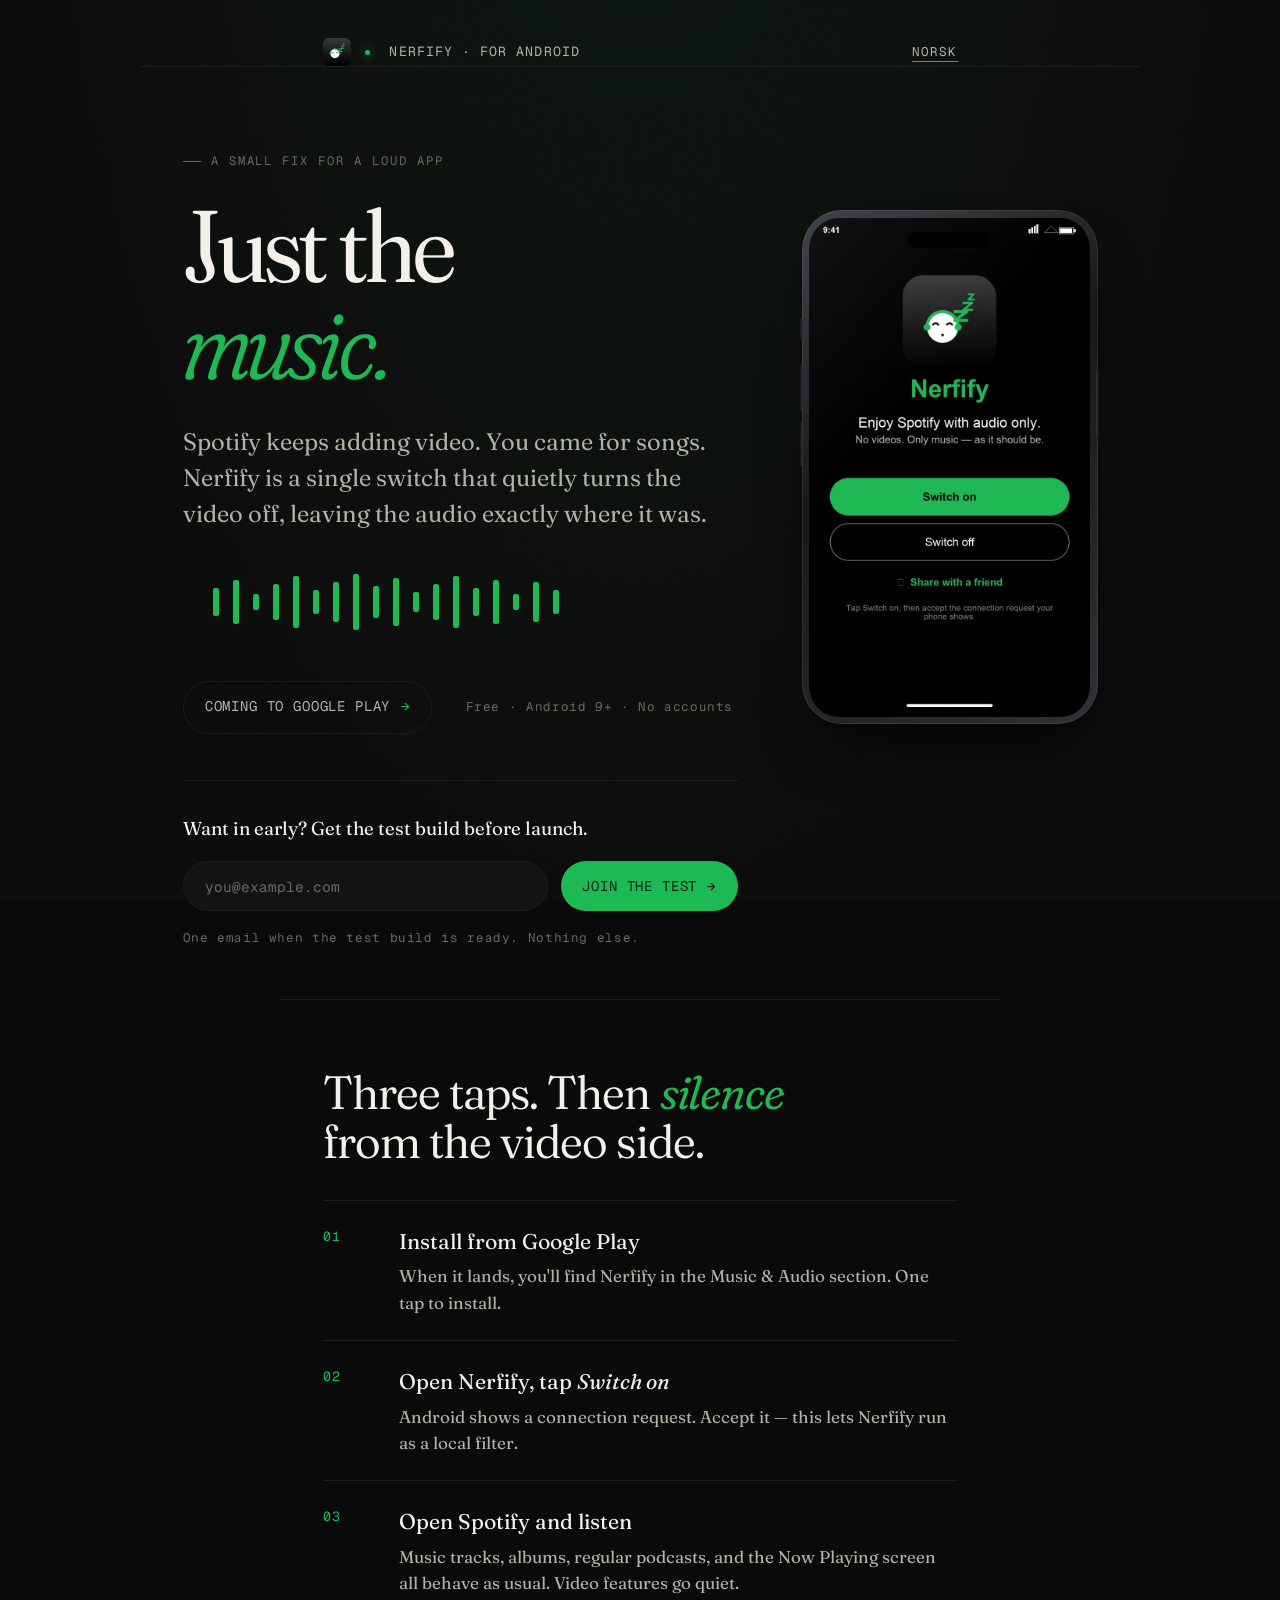
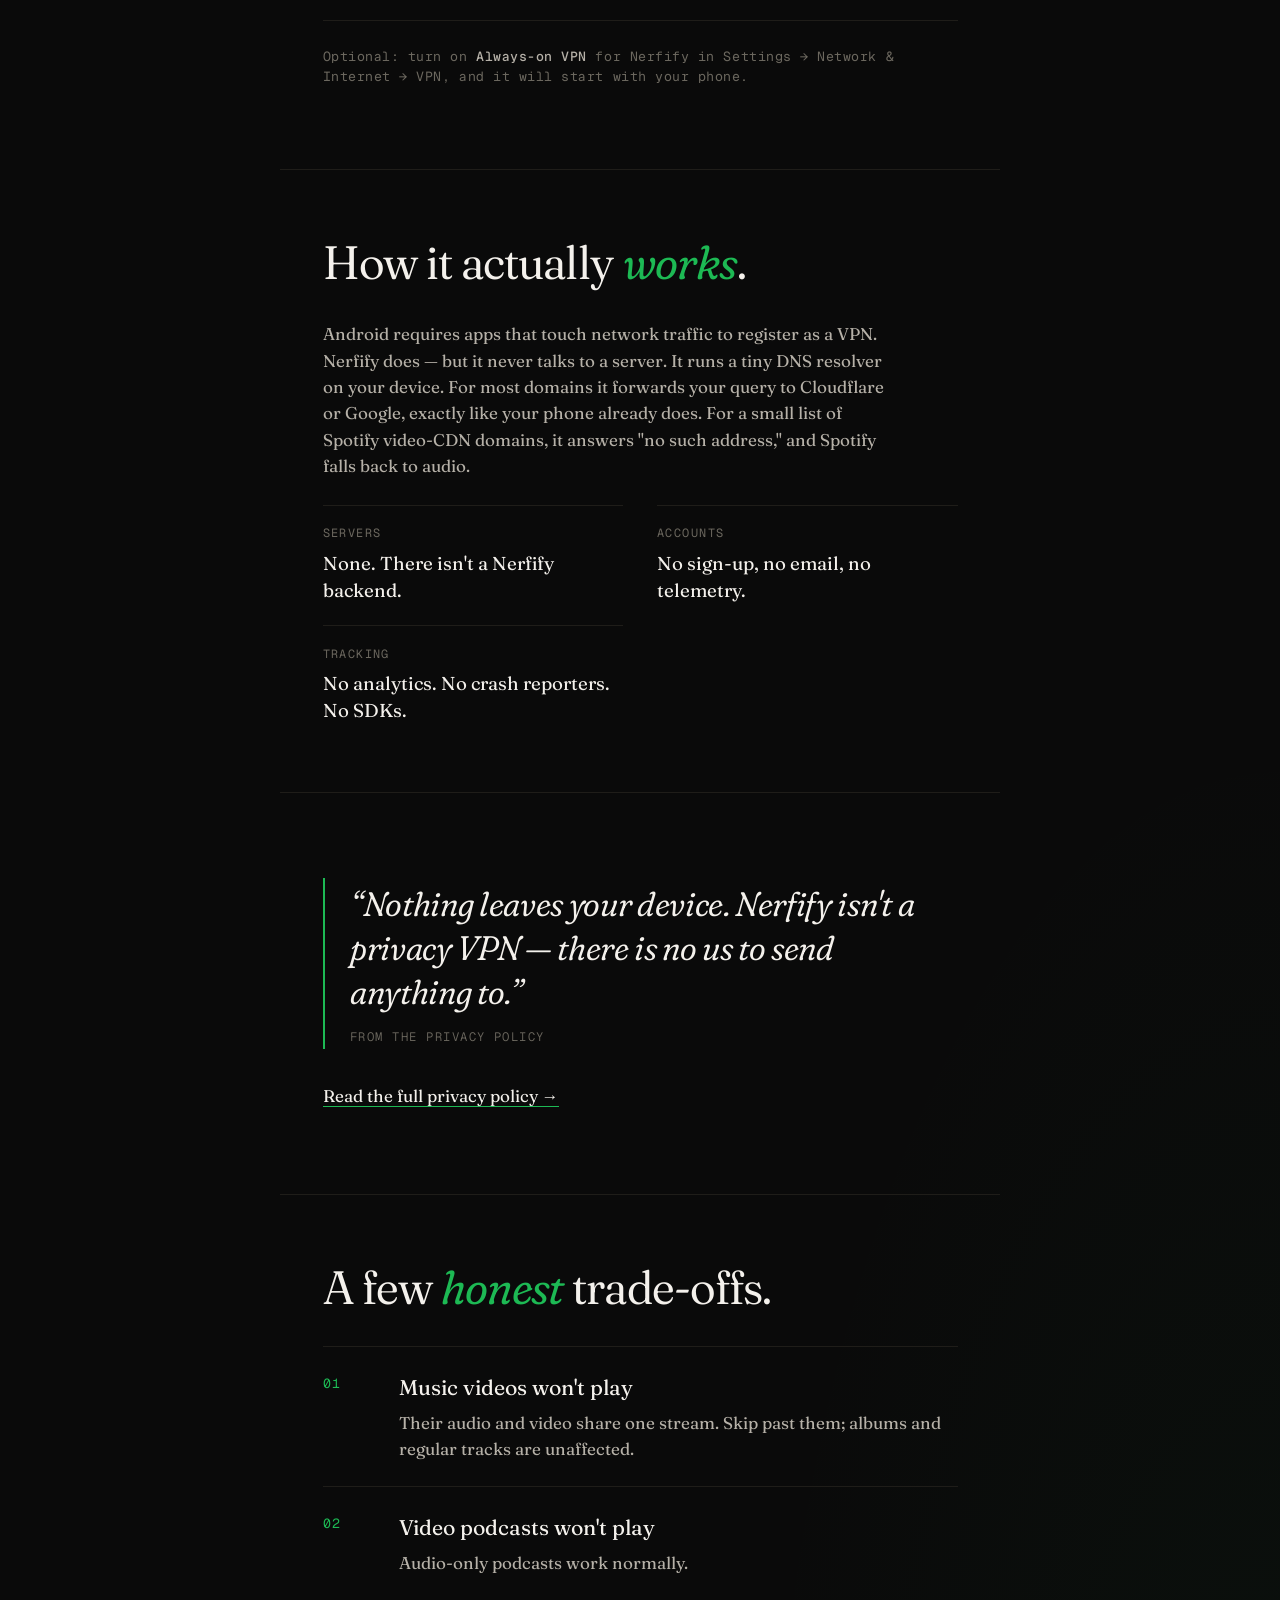
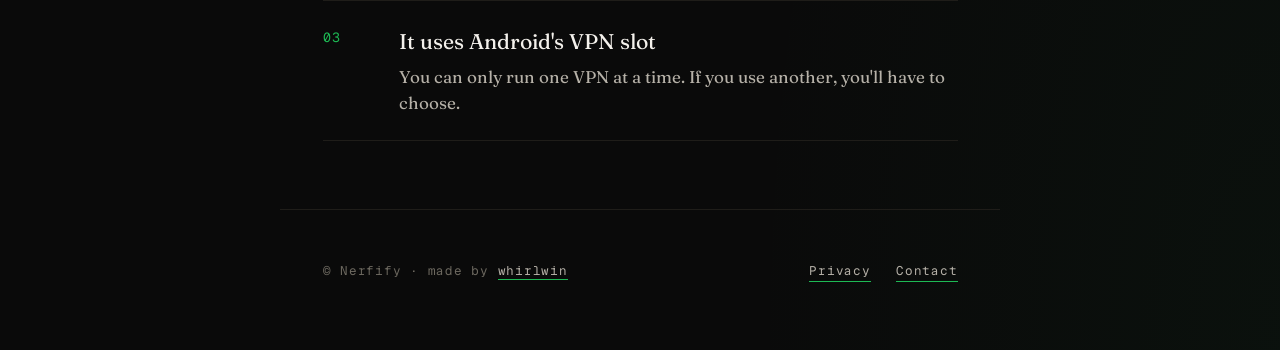
<file: index.html>
<!doctype html>
<html lang="en">
<head>
  <meta charset="utf-8" />
  <meta name="viewport" content="width=device-width, initial-scale=1, viewport-fit=cover" />
  <title>Nerfify — Just the music. Make Spotify audio-only on Android</title>
  <meta name="description" content="Nerfify makes Spotify audio-only. A tiny local DNS filter on your phone — no servers, no accounts, nothing leaves your device." />
  <meta name="theme-color" content="#0a0a0a" />
  <meta name="robots" content="index,follow" />

  <link rel="canonical" href="https://nerfify.com/" />
  <link rel="alternate" hreflang="en" href="https://nerfify.com/" />
  <link rel="alternate" hreflang="nb" href="https://nerfify.com/no/" />
  <link rel="alternate" hreflang="x-default" href="https://nerfify.com/" />

  <!-- Open Graph -->
  <meta property="og:title" content="Nerfify — Just the music." />
  <meta property="og:description" content="Enjoy Spotify with audio only. No videos. Only music — as it should be." />
  <meta property="og:type" content="website" />
  <meta property="og:url" content="https://nerfify.com/" />
  <meta property="og:image" content="https://nerfify.com/assets/icon.svg" />
  <meta property="og:site_name" content="Nerfify" />
  <meta property="og:locale" content="en_US" />
  <meta property="og:locale:alternate" content="nb_NO" />
  <meta name="twitter:card" content="summary" />

  <script type="application/ld+json">
  {
    "@context": "https://schema.org",
    "@type": "MobileApplication",
    "name": "Nerfify",
    "url": "https://nerfify.com/",
    "description": "Nerfify makes Spotify audio-only. A tiny local DNS filter on your phone — no servers, no accounts, nothing leaves your device.",
    "operatingSystem": "Android 9+",
    "applicationCategory": "MusicApplication",
    "inLanguage": "en",
    "offers": { "@type": "Offer", "price": "0", "priceCurrency": "USD" },
    "author": { "@type": "Person", "name": "whirlwin", "url": "https://codeberg.org/whirlwin" }
  }
  </script>

  <link rel="icon" type="image/svg+xml" href="assets/icon.svg" />
  <link rel="preconnect" href="https://fonts.googleapis.com" />
  <link rel="preconnect" href="https://fonts.gstatic.com" crossorigin />
  <link
    href="https://fonts.googleapis.com/css2?family=Fraunces:ital,opsz,wght,SOFT,WONK@0,9..144,300..700,0..100,0..1;1,9..144,300..700,0..100,0..1&family=Geist+Mono:wght@400;500&display=swap"
    rel="stylesheet"
  />
  <link rel="stylesheet" href="styles.css" />
</head>
<body>
  <header class="site">
    <img src="assets/icon.svg" alt="" />
    <span class="dot" aria-hidden="true"></span>
    <span class="name">Nerfify · for Android</span>
    <a class="lang" href="no/" lang="nb" hreflang="nb">Norsk</a>
  </header>

  <main>
    <section class="hero" aria-labelledby="title">
      <div class="hero-copy">
      <p class="eyebrow">A small fix for a loud app</p>

      <h1 id="title" class="display">
        Just&nbsp;the<br /><em>music.</em>
      </h1>

      <p class="lede">
        Spotify keeps adding video. You came for songs. Nerfify is a
        single switch that quietly turns the video off, leaving the
        audio exactly where it was.
      </p>

      <svg class="wave" viewBox="0 0 360 56" aria-hidden="true">
        <rect x="0"   y="14" width="6" height="28" rx="2"></rect>
        <rect x="20"  y="6"  width="6" height="44" rx="2"></rect>
        <rect x="40"  y="20" width="6" height="16" rx="2"></rect>
        <rect x="60"  y="10" width="6" height="36" rx="2"></rect>
        <rect x="80"  y="2"  width="6" height="52" rx="2"></rect>
        <rect x="100" y="16" width="6" height="24" rx="2"></rect>
        <rect x="120" y="8"  width="6" height="40" rx="2"></rect>
        <rect x="140" y="0"  width="6" height="56" rx="2"></rect>
        <rect x="160" y="12" width="6" height="32" rx="2"></rect>
        <rect x="180" y="4"  width="6" height="48" rx="2"></rect>
        <rect x="200" y="18" width="6" height="20" rx="2"></rect>
        <rect x="220" y="10" width="6" height="36" rx="2"></rect>
        <rect x="240" y="2"  width="6" height="52" rx="2"></rect>
        <rect x="260" y="14" width="6" height="28" rx="2"></rect>
        <rect x="280" y="6"  width="6" height="44" rx="2"></rect>
        <rect x="300" y="20" width="6" height="16" rx="2"></rect>
        <rect x="320" y="8"  width="6" height="40" rx="2"></rect>
        <rect x="340" y="16" width="6" height="24" rx="2"></rect>
      </svg>

      <div class="cta-row">
        <span class="btn btn-disabled" aria-disabled="true">
          Coming to Google Play <span class="arrow" aria-hidden="true">→</span>
        </span>
        <span class="cta-note">Free · Android 9+ · No accounts</span>
      </div>

      <form class="signup" id="signup" action="/api/signup" method="post">
        <label class="signup-label" for="signup-email">Want in early? Get the test build before launch.</label>
        <div class="signup-row">
          <input
            class="signup-input"
            type="email"
            id="signup-email"
            name="email"
            required
            placeholder="you@example.com"
            autocomplete="email"
          />
          <input type="hidden" name="lang" value="en" />
          <button class="btn" type="submit">Join the test <span class="arrow" aria-hidden="true">→</span></button>
        </div>
        <p
          class="signup-note"
          role="status"
          aria-live="polite"
          data-ok="You're on the list. We'll email you when the test build is ready."
          data-invalid="That doesn't look like an email address."
          data-error="Something went wrong — please try again in a minute."
        >One email when the test build is ready. Nothing else.</p>
      </form>
      </div>

      <div class="hero-phone">
        <div class="phone">
          <div class="phone-screen">
            <img
              src="assets/app-screenshot.webp"
              width="720" height="1280"
              alt="Nerfify on iPhone: a dark screen with the app logo and a green Switch on button to turn Spotify audio-only."
            />
            <span class="phone-island" aria-hidden="true"></span>
          </div>
          <span class="phone-btn phone-mute" aria-hidden="true"></span>
          <span class="phone-btn phone-volup" aria-hidden="true"></span>
          <span class="phone-btn phone-voldown" aria-hidden="true"></span>
          <span class="phone-btn phone-power" aria-hidden="true"></span>
        </div>
      </div>
    </section>

    <section aria-labelledby="how">
      <h2 id="how">Three taps. Then <em>silence</em> from the video side.</h2>
      <ol class="steps">
        <li>
          <span class="step-title">Install from Google Play</span>
          <p class="step-body">When it lands, you'll find Nerfify in the Music &amp; Audio section. One tap to install.</p>
        </li>
        <li>
          <span class="step-title">Open Nerfify, tap <em>Switch on</em></span>
          <p class="step-body">Android shows a connection request. Accept it — this lets Nerfify run as a local filter.</p>
        </li>
        <li>
          <span class="step-title">Open Spotify and listen</span>
          <p class="step-body">Music tracks, albums, regular podcasts, and the Now Playing screen all behave as usual. Video features go quiet.</p>
        </li>
      </ol>
      <p style="margin-top:1.5rem; color:var(--ink-faint); font-family:var(--mono); font-size:0.78rem; letter-spacing:0.04em;">
        Optional: turn on <strong style="color:var(--ink-dim); font-weight:500;">Always-on VPN</strong> for Nerfify in
        Settings → Network &amp; Internet → VPN, and it will start with your phone.
      </p>
    </section>

    <section aria-labelledby="how2">
      <h2 id="how2">How it actually <em>works</em>.</h2>
      <p>
        Android requires apps that touch network traffic to register as a
        VPN. Nerfify does — but it never talks to a server. It runs a tiny
        DNS resolver on your device. For most domains it forwards your
        query to Cloudflare or Google, exactly like your phone already
        does. For a small list of Spotify video-CDN domains, it answers
        "no such address," and Spotify falls back to audio.
      </p>
      <div class="facts">
        <div class="fact">
          <p class="label">Servers</p>
          <p class="value">None. There isn't a Nerfify backend.</p>
        </div>
        <div class="fact">
          <p class="label">Accounts</p>
          <p class="value">No sign-up, no email, no telemetry.</p>
        </div>
        <div class="fact">
          <p class="label">Tracking</p>
          <p class="value">No analytics. No crash reporters. No SDKs.</p>
        </div>
      </div>
    </section>

    <section aria-labelledby="privacy-quote">
      <h2 id="privacy-quote" class="visually-hidden" style="position:absolute;left:-9999px;">Privacy</h2>
      <blockquote class="pullquote">
        “Nothing leaves your device. Nerfify isn't a privacy VPN — there
        is no <em>us</em> to send anything to.”
        <span class="who">From the privacy policy</span>
      </blockquote>
      <p>
        <a href="PRIVACY.html">Read the full privacy policy →</a>
      </p>
    </section>

    <section aria-labelledby="caveats">
      <h2 id="caveats">A few <em>honest</em> trade-offs.</h2>
      <ul class="steps" style="list-style:none; counter-reset: step;">
        <li>
          <span class="step-title">Music videos won't play</span>
          <p class="step-body">Their audio and video share one stream. Skip past them; albums and regular tracks are unaffected.</p>
        </li>
        <li>
          <span class="step-title">Video podcasts won't play</span>
          <p class="step-body">Audio-only podcasts work normally.</p>
        </li>
        <li>
          <span class="step-title">It uses Android's VPN slot</span>
          <p class="step-body">You can only run one VPN at a time. If you use another, you'll have to choose.</p>
        </li>
      </ul>
    </section>
  </main>

  <footer class="site">
    <span class="sig">© Nerfify · made by <a href="https://codeberg.org/whirlwin">whirlwin</a></span>
    <span class="links">
      <a href="PRIVACY.html">Privacy</a>
      <a href="https://codeberg.org/whirlwin/nerfify-site/issues">Contact</a>
    </span>
  </footer>

  <script>
    (() => {
      const form = document.getElementById("signup");
      if (!form) return;
      const note = form.querySelector(".signup-note");
      const flag = new URLSearchParams(location.search).get("signup");
      if (flag === "ok") note.textContent = note.dataset.ok;
      if (flag === "error") note.textContent = note.dataset.error;
      form.addEventListener("submit", async (e) => {
        e.preventDefault();
        const btn = form.querySelector("button");
        btn.disabled = true;
        try {
          const r = await fetch(form.action, {
            method: "POST",
            headers: { "Content-Type": "application/json" },
            body: JSON.stringify({ email: form.email.value, lang: form.lang.value }),
          });
          const j = await r.json();
          note.textContent = j.ok
            ? note.dataset.ok
            : j.error === "invalid_email"
              ? note.dataset.invalid
              : note.dataset.error;
          if (j.ok) form.querySelector(".signup-row").hidden = true;
        } catch {
          note.textContent = note.dataset.error;
        } finally {
          btn.disabled = false;
        }
      });
    })();
  </script>
</body>
</html>
</file>
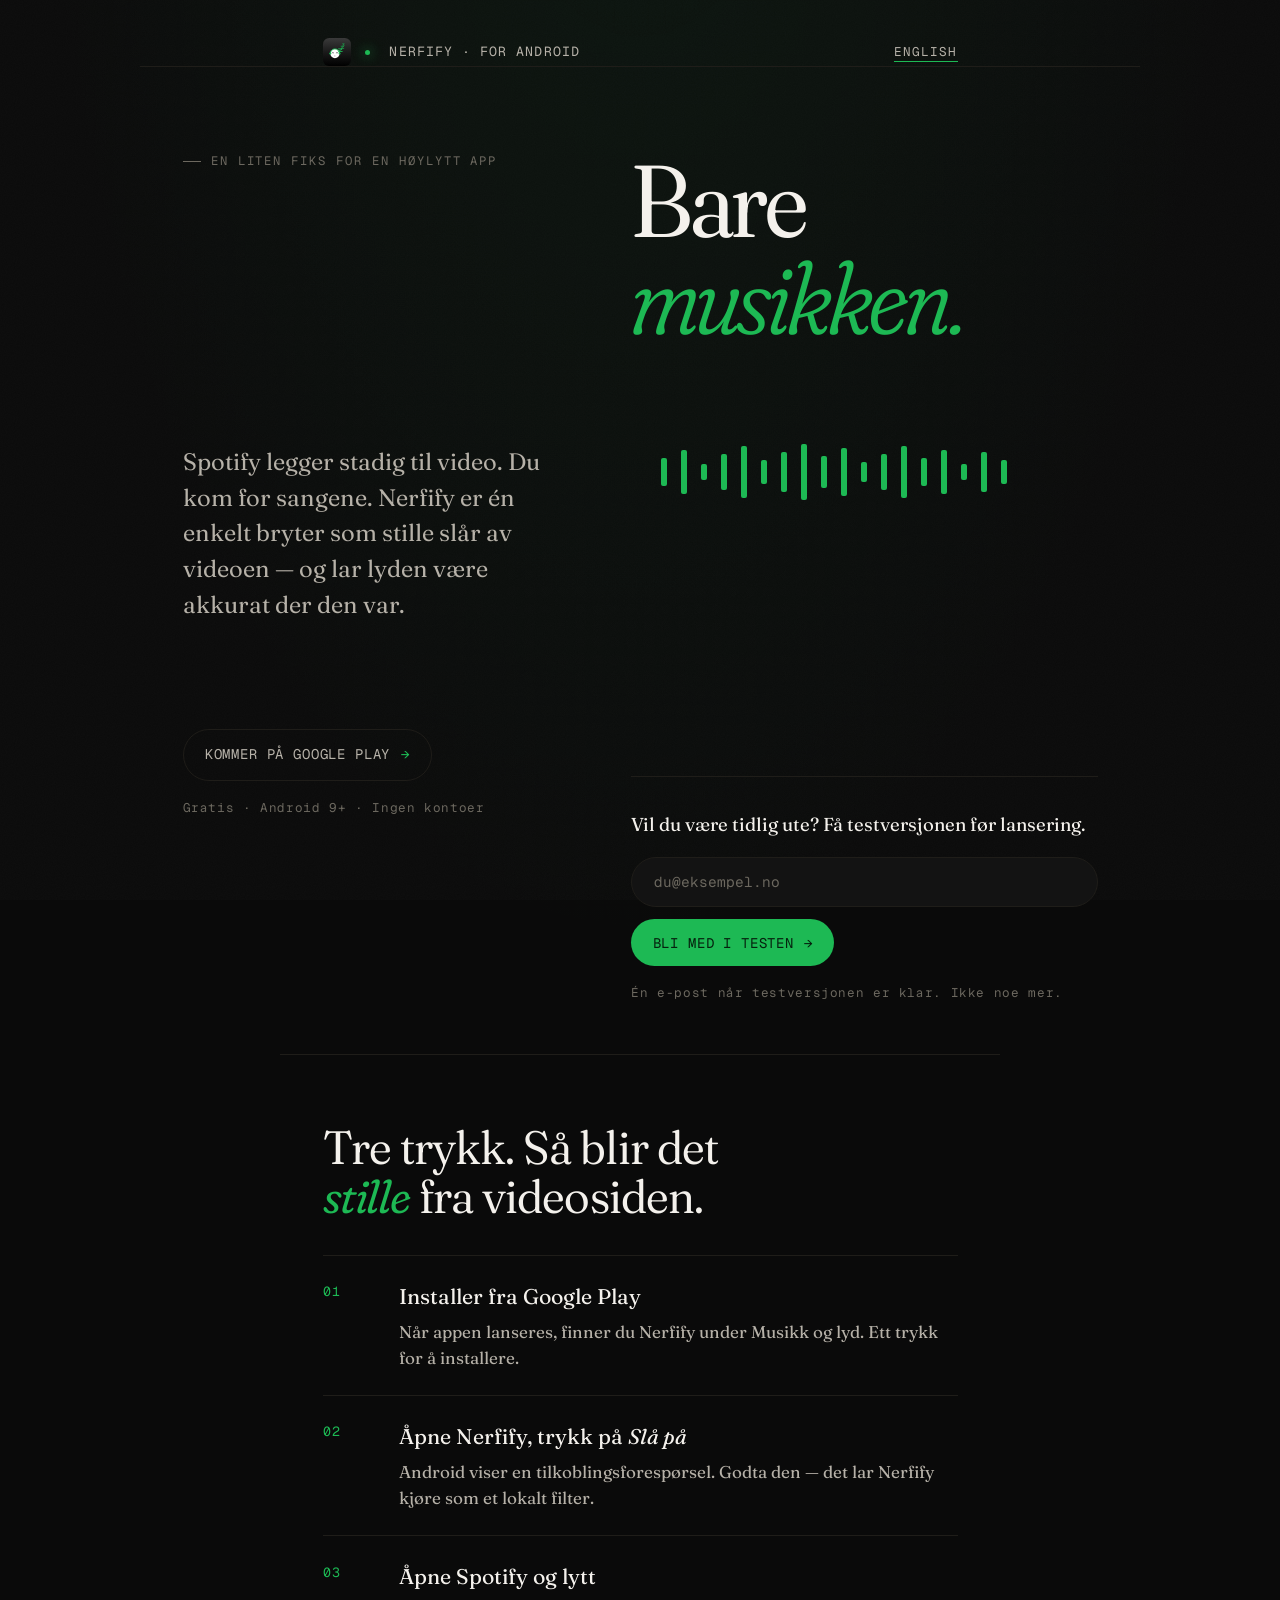
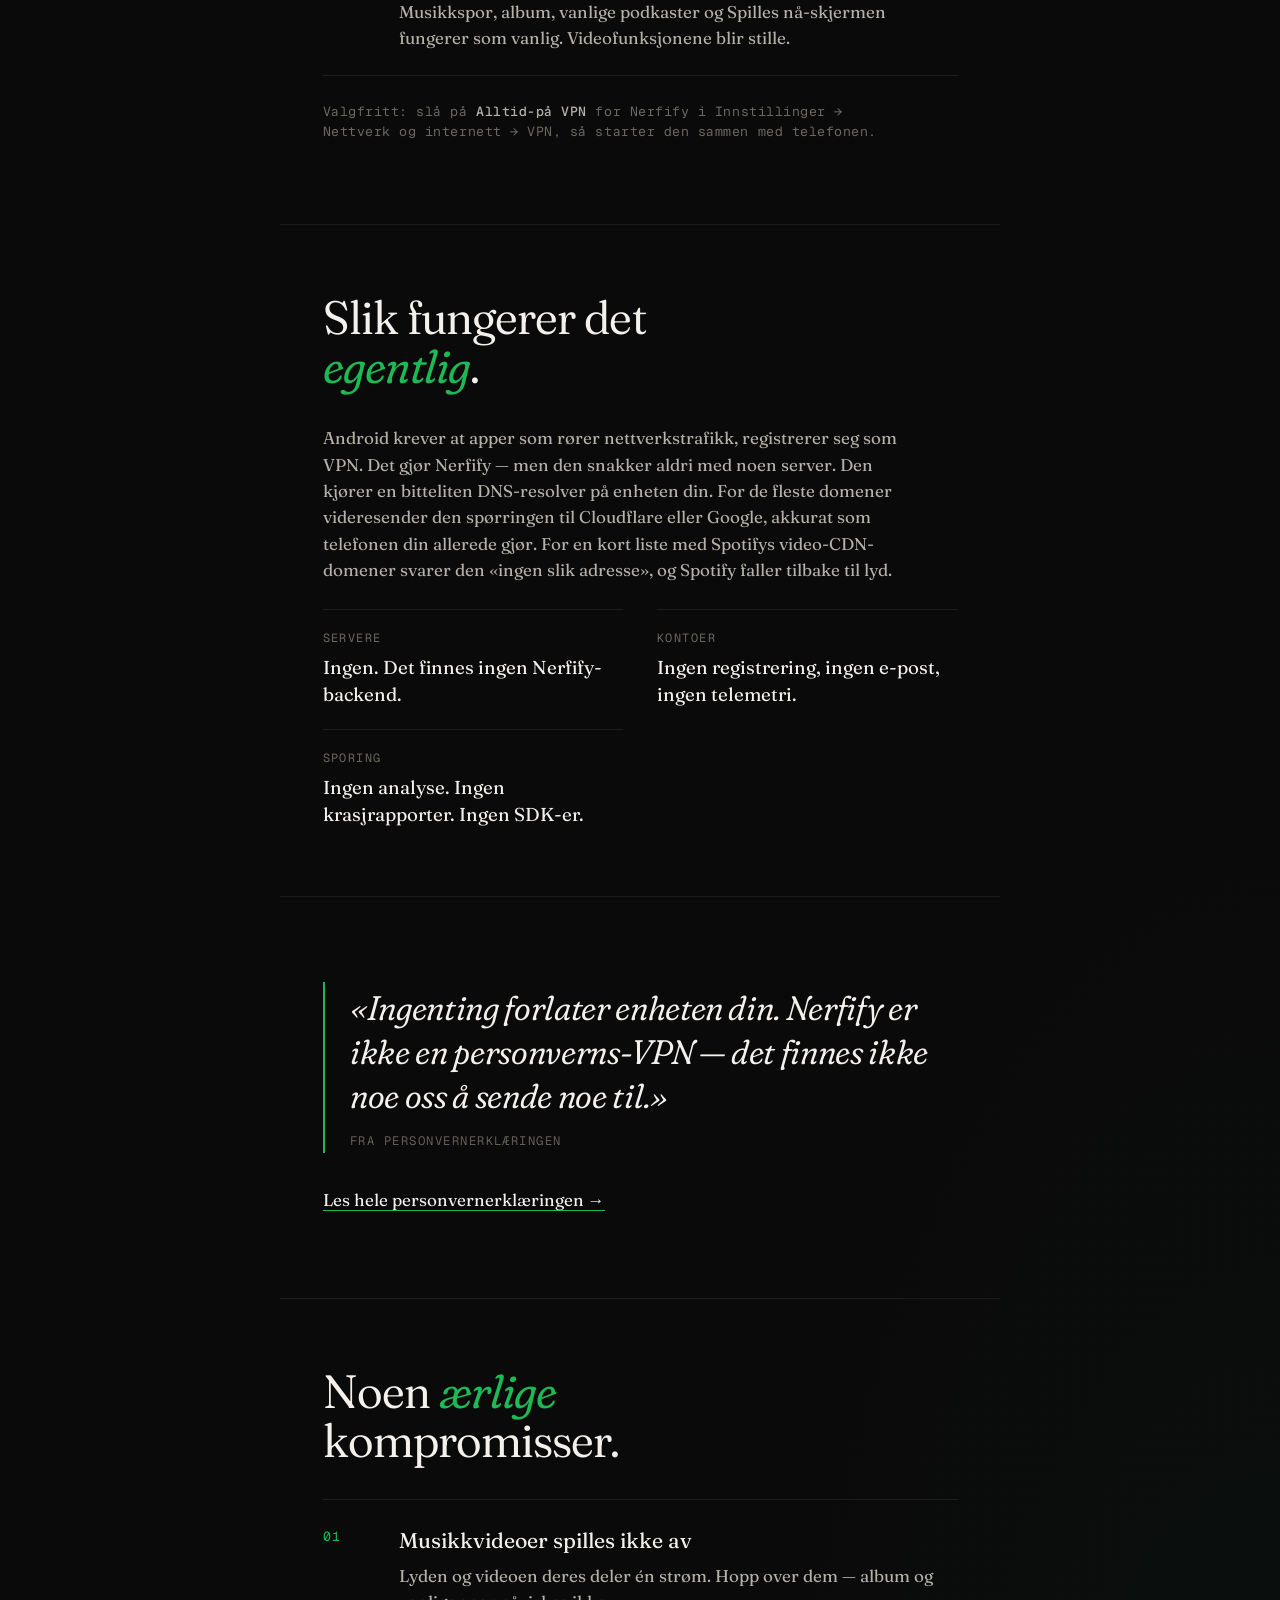
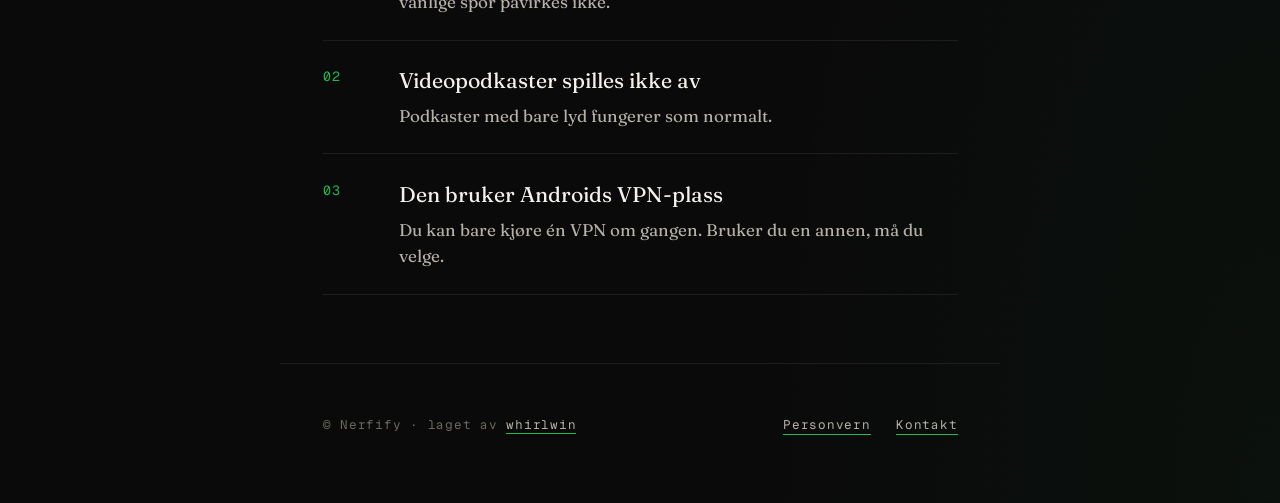
<file: no/index.html>
<!doctype html>
<html lang="nb">
<head>
  <meta charset="utf-8" />
  <meta name="viewport" content="width=device-width, initial-scale=1, viewport-fit=cover" />
  <title>Nerfify — Bare musikken. Gjør Spotify lydbasert på Android</title>
  <meta name="description" content="Nerfify gjør Spotify til lyd uten video. Et bittelite lokalt DNS-filter på telefonen din — ingen servere, ingen kontoer, ingenting forlater enheten din." />
  <meta name="theme-color" content="#0a0a0a" />
  <meta name="robots" content="index,follow" />

  <link rel="canonical" href="https://nerfify.com/no/" />
  <link rel="alternate" hreflang="en" href="https://nerfify.com/" />
  <link rel="alternate" hreflang="nb" href="https://nerfify.com/no/" />
  <link rel="alternate" hreflang="x-default" href="https://nerfify.com/" />

  <!-- Open Graph -->
  <meta property="og:title" content="Nerfify — Bare musikken." />
  <meta property="og:description" content="Nyt Spotify med bare lyd. Ingen videoer. Bare musikk — slik det skal være." />
  <meta property="og:type" content="website" />
  <meta property="og:url" content="https://nerfify.com/no/" />
  <meta property="og:image" content="https://nerfify.com/assets/icon.svg" />
  <meta property="og:site_name" content="Nerfify" />
  <meta property="og:locale" content="nb_NO" />
  <meta property="og:locale:alternate" content="en_US" />
  <meta name="twitter:card" content="summary" />

  <script type="application/ld+json">
  {
    "@context": "https://schema.org",
    "@type": "MobileApplication",
    "name": "Nerfify",
    "url": "https://nerfify.com/no/",
    "description": "Nerfify gjør Spotify til lyd uten video. Et bittelite lokalt DNS-filter på telefonen din — ingen servere, ingen kontoer, ingenting forlater enheten din.",
    "operatingSystem": "Android 9+",
    "applicationCategory": "MusicApplication",
    "inLanguage": "nb",
    "offers": { "@type": "Offer", "price": "0", "priceCurrency": "NOK" },
    "author": { "@type": "Person", "name": "whirlwin", "url": "https://codeberg.org/whirlwin" }
  }
  </script>

  <link rel="icon" type="image/svg+xml" href="../assets/icon.svg" />
  <link rel="preconnect" href="https://fonts.googleapis.com" />
  <link rel="preconnect" href="https://fonts.gstatic.com" crossorigin />
  <link
    href="https://fonts.googleapis.com/css2?family=Fraunces:ital,opsz,wght,SOFT,WONK@0,9..144,300..700,0..100,0..1;1,9..144,300..700,0..100,0..1&family=Geist+Mono:wght@400;500&display=swap"
    rel="stylesheet"
  />
  <link rel="stylesheet" href="../styles.css" />
</head>
<body>
  <header class="site">
    <img src="../assets/icon.svg" alt="" />
    <span class="dot" aria-hidden="true"></span>
    <span class="name">Nerfify · for Android</span>
    <a class="lang" href="../" lang="en" hreflang="en">English</a>
  </header>

  <main>
    <section class="hero" aria-labelledby="title">
      <p class="eyebrow">En liten fiks for en høylytt app</p>

      <h1 id="title" class="display">
        Bare<br /><em>musikken.</em>
      </h1>

      <p class="lede">
        Spotify legger stadig til video. Du kom for sangene. Nerfify er
        én enkelt bryter som stille slår av videoen — og lar lyden være
        akkurat der den var.
      </p>

      <svg class="wave" viewBox="0 0 360 56" aria-hidden="true">
        <rect x="0"   y="14" width="6" height="28" rx="2"></rect>
        <rect x="20"  y="6"  width="6" height="44" rx="2"></rect>
        <rect x="40"  y="20" width="6" height="16" rx="2"></rect>
        <rect x="60"  y="10" width="6" height="36" rx="2"></rect>
        <rect x="80"  y="2"  width="6" height="52" rx="2"></rect>
        <rect x="100" y="16" width="6" height="24" rx="2"></rect>
        <rect x="120" y="8"  width="6" height="40" rx="2"></rect>
        <rect x="140" y="0"  width="6" height="56" rx="2"></rect>
        <rect x="160" y="12" width="6" height="32" rx="2"></rect>
        <rect x="180" y="4"  width="6" height="48" rx="2"></rect>
        <rect x="200" y="18" width="6" height="20" rx="2"></rect>
        <rect x="220" y="10" width="6" height="36" rx="2"></rect>
        <rect x="240" y="2"  width="6" height="52" rx="2"></rect>
        <rect x="260" y="14" width="6" height="28" rx="2"></rect>
        <rect x="280" y="6"  width="6" height="44" rx="2"></rect>
        <rect x="300" y="20" width="6" height="16" rx="2"></rect>
        <rect x="320" y="8"  width="6" height="40" rx="2"></rect>
        <rect x="340" y="16" width="6" height="24" rx="2"></rect>
      </svg>

      <div class="cta-row">
        <span class="btn btn-disabled" aria-disabled="true">
          Kommer på Google Play <span class="arrow" aria-hidden="true">→</span>
        </span>
        <span class="cta-note">Gratis · Android 9+ · Ingen kontoer</span>
      </div>

      <form class="signup" id="signup" action="/api/signup" method="post">
        <label class="signup-label" for="signup-email">Vil du være tidlig ute? Få testversjonen før lansering.</label>
        <div class="signup-row">
          <input
            class="signup-input"
            type="email"
            id="signup-email"
            name="email"
            required
            placeholder="du@eksempel.no"
            autocomplete="email"
          />
          <input type="hidden" name="lang" value="nb" />
          <button class="btn" type="submit">Bli med i testen <span class="arrow" aria-hidden="true">→</span></button>
        </div>
        <p
          class="signup-note"
          role="status"
          aria-live="polite"
          data-ok="Du er på listen. Vi sender deg en e-post når testversjonen er klar."
          data-invalid="Det ser ikke ut som en e-postadresse."
          data-error="Noe gikk galt — prøv igjen om et minutt."
        >Én e-post når testversjonen er klar. Ikke noe mer.</p>
      </form>
    </section>

    <section aria-labelledby="how">
      <h2 id="how">Tre trykk. Så blir det <em>stille</em> fra videosiden.</h2>
      <ol class="steps">
        <li>
          <span class="step-title">Installer fra Google Play</span>
          <p class="step-body">Når appen lanseres, finner du Nerfify under Musikk og lyd. Ett trykk for å installere.</p>
        </li>
        <li>
          <span class="step-title">Åpne Nerfify, trykk på <em>Slå på</em></span>
          <p class="step-body">Android viser en tilkoblingsforespørsel. Godta den — det lar Nerfify kjøre som et lokalt filter.</p>
        </li>
        <li>
          <span class="step-title">Åpne Spotify og lytt</span>
          <p class="step-body">Musikkspor, album, vanlige podkaster og Spilles nå-skjermen fungerer som vanlig. Videofunksjonene blir stille.</p>
        </li>
      </ol>
      <p style="margin-top:1.5rem; color:var(--ink-faint); font-family:var(--mono); font-size:0.78rem; letter-spacing:0.04em;">
        Valgfritt: slå på <strong style="color:var(--ink-dim); font-weight:500;">Alltid-på VPN</strong> for Nerfify i
        Innstillinger → Nettverk og internett → VPN, så starter den sammen med telefonen.
      </p>
    </section>

    <section aria-labelledby="how2">
      <h2 id="how2">Slik fungerer det <em>egentlig</em>.</h2>
      <p>
        Android krever at apper som rører nettverkstrafikk, registrerer
        seg som VPN. Det gjør Nerfify — men den snakker aldri med noen
        server. Den kjører en bitteliten DNS-resolver på enheten din.
        For de fleste domener videresender den spørringen til Cloudflare
        eller Google, akkurat som telefonen din allerede gjør. For en
        kort liste med Spotifys video-CDN-domener svarer den
        «ingen slik adresse», og Spotify faller tilbake til lyd.
      </p>
      <div class="facts">
        <div class="fact">
          <p class="label">Servere</p>
          <p class="value">Ingen. Det finnes ingen Nerfify-backend.</p>
        </div>
        <div class="fact">
          <p class="label">Kontoer</p>
          <p class="value">Ingen registrering, ingen e-post, ingen telemetri.</p>
        </div>
        <div class="fact">
          <p class="label">Sporing</p>
          <p class="value">Ingen analyse. Ingen krasjrapporter. Ingen SDK-er.</p>
        </div>
      </div>
    </section>

    <section aria-labelledby="privacy-quote">
      <h2 id="privacy-quote" class="visually-hidden" style="position:absolute;left:-9999px;">Personvern</h2>
      <blockquote class="pullquote">
        «Ingenting forlater enheten din. Nerfify er ikke en
        personverns-VPN — det finnes ikke noe <em>oss</em> å sende noe til.»
        <span class="who">Fra personvernerklæringen</span>
      </blockquote>
      <p>
        <a href="personvern.html">Les hele personvernerklæringen →</a>
      </p>
    </section>

    <section aria-labelledby="caveats">
      <h2 id="caveats">Noen <em>ærlige</em> kompromisser.</h2>
      <ul class="steps" style="list-style:none; counter-reset: step;">
        <li>
          <span class="step-title">Musikkvideoer spilles ikke av</span>
          <p class="step-body">Lyden og videoen deres deler én strøm. Hopp over dem — album og vanlige spor påvirkes ikke.</p>
        </li>
        <li>
          <span class="step-title">Videopodkaster spilles ikke av</span>
          <p class="step-body">Podkaster med bare lyd fungerer som normalt.</p>
        </li>
        <li>
          <span class="step-title">Den bruker Androids VPN-plass</span>
          <p class="step-body">Du kan bare kjøre én VPN om gangen. Bruker du en annen, må du velge.</p>
        </li>
      </ul>
    </section>
  </main>

  <footer class="site">
    <span class="sig">© Nerfify · laget av <a href="https://codeberg.org/whirlwin">whirlwin</a></span>
    <span class="links">
      <a href="personvern.html">Personvern</a>
      <a href="https://codeberg.org/whirlwin/nerfify-site/issues">Kontakt</a>
    </span>
  </footer>

  <script>
    (() => {
      const form = document.getElementById("signup");
      if (!form) return;
      const note = form.querySelector(".signup-note");
      const flag = new URLSearchParams(location.search).get("signup");
      if (flag === "ok") note.textContent = note.dataset.ok;
      if (flag === "error") note.textContent = note.dataset.error;
      form.addEventListener("submit", async (e) => {
        e.preventDefault();
        const btn = form.querySelector("button");
        btn.disabled = true;
        try {
          const r = await fetch(form.action, {
            method: "POST",
            headers: { "Content-Type": "application/json" },
            body: JSON.stringify({ email: form.email.value, lang: form.lang.value }),
          });
          const j = await r.json();
          note.textContent = j.ok
            ? note.dataset.ok
            : j.error === "invalid_email"
              ? note.dataset.invalid
              : note.dataset.error;
          if (j.ok) form.querySelector(".signup-row").hidden = true;
        } catch {
          note.textContent = note.dataset.error;
        } finally {
          btn.disabled = false;
        }
      });
    })();
  </script>
</body>
</html>
</file>
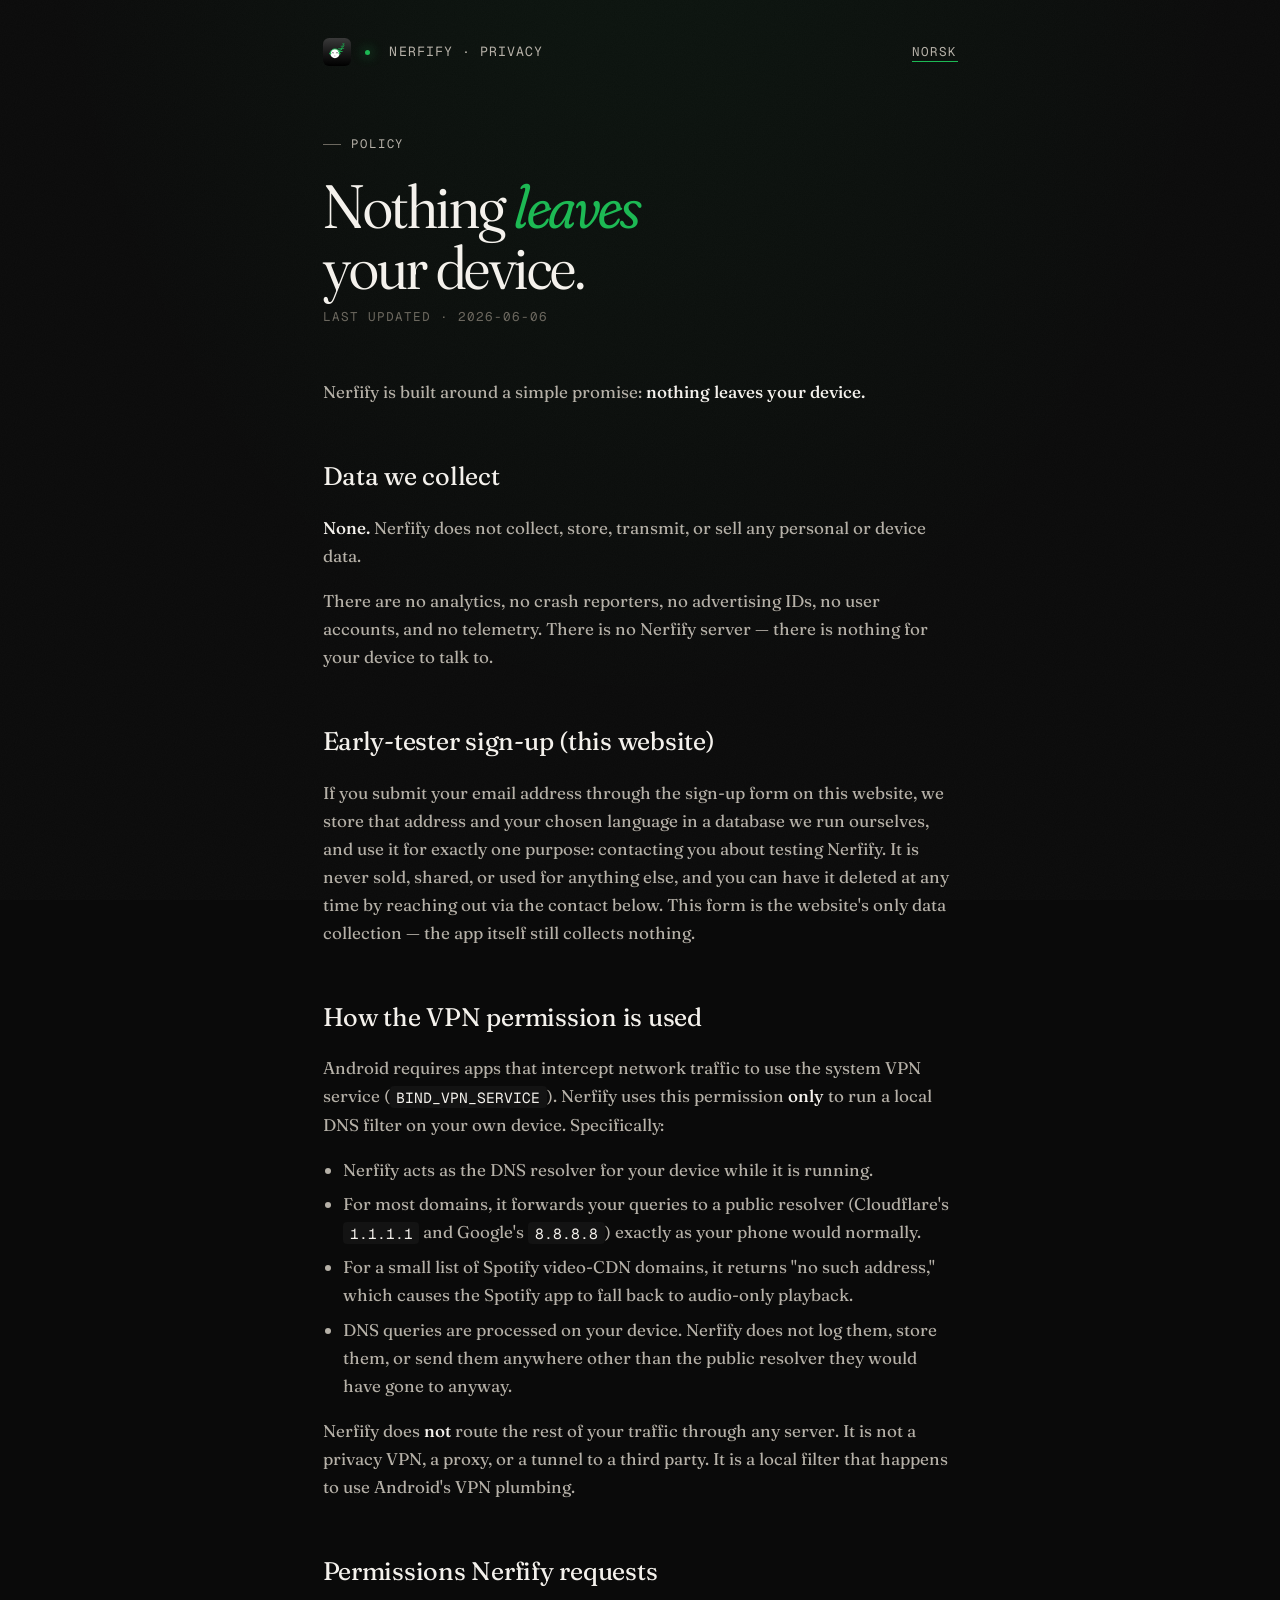
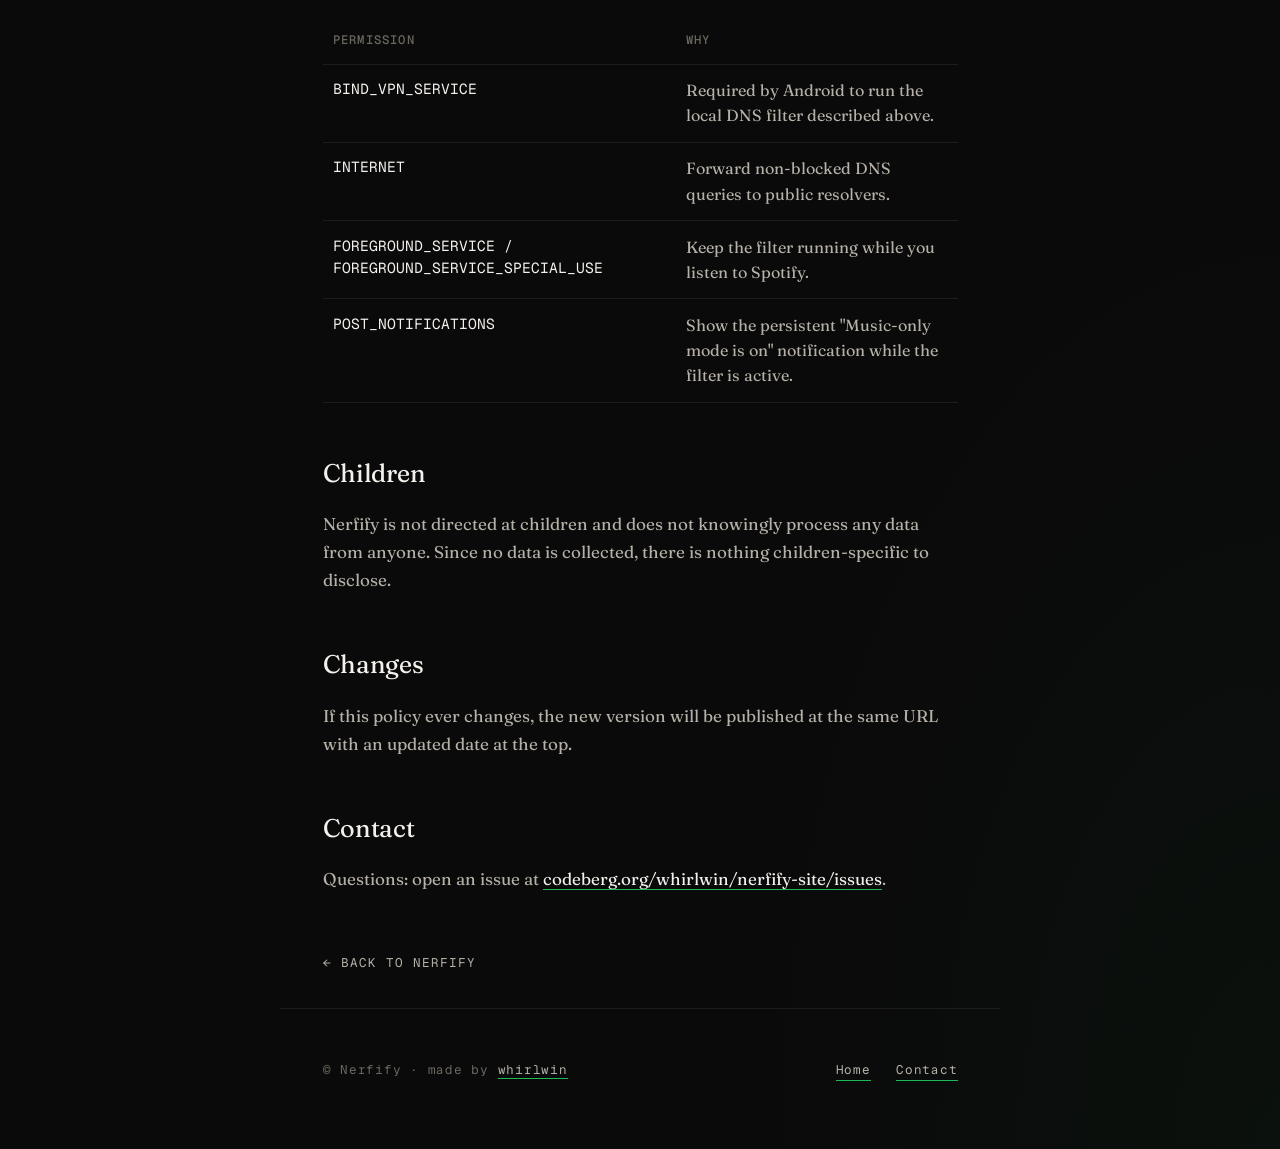
<file: PRIVACY.html>
<!doctype html>
<html lang="en">
<head>
  <meta charset="utf-8" />
  <meta name="viewport" content="width=device-width, initial-scale=1, viewport-fit=cover" />
  <title>Privacy Policy — Nerfify</title>
  <meta name="description" content="Nerfify privacy policy. Nothing leaves your device." />
  <meta name="theme-color" content="#0a0a0a" />
  <meta name="robots" content="index,follow" />

  <link rel="canonical" href="https://nerfify.com/PRIVACY" />
  <link rel="alternate" hreflang="en" href="https://nerfify.com/PRIVACY" />
  <link rel="alternate" hreflang="nb" href="https://nerfify.com/no/personvern" />
  <link rel="alternate" hreflang="x-default" href="https://nerfify.com/PRIVACY" />

  <meta property="og:title" content="Privacy Policy — Nerfify" />
  <meta property="og:description" content="Nerfify privacy policy. Nothing leaves your device." />
  <meta property="og:type" content="article" />
  <meta property="og:url" content="https://nerfify.com/PRIVACY" />
  <meta property="og:site_name" content="Nerfify" />
  <meta property="og:locale" content="en_US" />
  <meta property="og:locale:alternate" content="nb_NO" />

  <link rel="icon" type="image/svg+xml" href="assets/icon.svg" />
  <link rel="preconnect" href="https://fonts.googleapis.com" />
  <link rel="preconnect" href="https://fonts.gstatic.com" crossorigin />
  <link
    href="https://fonts.googleapis.com/css2?family=Fraunces:ital,opsz,wght,SOFT,WONK@0,9..144,300..700,0..100,0..1;1,9..144,300..700,0..100,0..1&family=Geist+Mono:wght@400;500&display=swap"
    rel="stylesheet"
  />
  <link rel="stylesheet" href="styles.css" />
</head>
<body>
  <header class="site">
    <img src="assets/icon.svg" alt="" />
    <span class="dot" aria-hidden="true"></span>
    <span class="name">Nerfify · privacy</span>
    <a class="lang" href="no/personvern.html" lang="nb" hreflang="nb">Norsk</a>
  </header>

  <main class="doc">
    <p class="eyebrow">Policy</p>
    <h1>Nothing <em>leaves</em><br />your device.</h1>
    <p class="updated">Last updated · 2026-06-06</p>

    <p>
      Nerfify is built around a simple promise: <strong>nothing leaves
      your device.</strong>
    </p>

    <h2>Data we collect</h2>
    <p>
      <strong>None.</strong> Nerfify does not collect, store, transmit,
      or sell any personal or device data.
    </p>
    <p>
      There are no analytics, no crash reporters, no advertising IDs, no
      user accounts, and no telemetry. There is no Nerfify server —
      there is nothing for your device to talk to.
    </p>

    <h2>Early-tester sign-up (this website)</h2>
    <p>
      If you submit your email address through the sign-up form on this
      website, we store that address and your chosen language in a database
      we run ourselves, and use it for exactly one purpose: contacting you
      about testing Nerfify. It is never sold, shared, or used for anything
      else, and you can have it deleted at any time by reaching out via the
      contact below. This form is the website's only data collection — the
      app itself still collects nothing.
    </p>

    <h2>How the VPN permission is used</h2>
    <p>
      Android requires apps that intercept network traffic to use the
      system VPN service (<code>BIND_VPN_SERVICE</code>). Nerfify uses
      this permission <strong>only</strong> to run a local DNS filter on
      your own device. Specifically:
    </p>
    <ul>
      <li>Nerfify acts as the DNS resolver for your device while it is running.</li>
      <li>
        For most domains, it forwards your queries to a public resolver
        (Cloudflare's <code>1.1.1.1</code> and Google's
        <code>8.8.8.8</code>) exactly as your phone would normally.
      </li>
      <li>
        For a small list of Spotify video-CDN domains, it returns "no
        such address," which causes the Spotify app to fall back to
        audio-only playback.
      </li>
      <li>
        DNS queries are processed on your device. Nerfify does not log
        them, store them, or send them anywhere other than the public
        resolver they would have gone to anyway.
      </li>
    </ul>
    <p>
      Nerfify does <strong>not</strong> route the rest of your traffic
      through any server. It is not a privacy VPN, a proxy, or a tunnel
      to a third party. It is a local filter that happens to use
      Android's VPN plumbing.
    </p>

    <h2>Permissions Nerfify requests</h2>
    <table>
      <thead>
        <tr><th>Permission</th><th>Why</th></tr>
      </thead>
      <tbody>
        <tr>
          <td>BIND_VPN_SERVICE</td>
          <td>Required by Android to run the local DNS filter described above.</td>
        </tr>
        <tr>
          <td>INTERNET</td>
          <td>Forward non-blocked DNS queries to public resolvers.</td>
        </tr>
        <tr>
          <td>FOREGROUND_SERVICE / FOREGROUND_SERVICE_SPECIAL_USE</td>
          <td>Keep the filter running while you listen to Spotify.</td>
        </tr>
        <tr>
          <td>POST_NOTIFICATIONS</td>
          <td>Show the persistent "Music-only mode is on" notification while the filter is active.</td>
        </tr>
      </tbody>
    </table>

    <h2>Children</h2>
    <p>
      Nerfify is not directed at children and does not knowingly process
      any data from anyone. Since no data is collected, there is nothing
      children-specific to disclose.
    </p>

    <h2>Changes</h2>
    <p>
      If this policy ever changes, the new version will be published at
      the same URL with an updated date at the top.
    </p>

    <h2>Contact</h2>
    <p>
      Questions: open an issue at
      <a href="https://codeberg.org/whirlwin/nerfify-site/issues">codeberg.org/whirlwin/nerfify-site/issues</a>.
    </p>

    <a class="back" href="index.html">← Back to nerfify</a>
  </main>

  <footer class="site">
    <span class="sig">© Nerfify · made by <a href="https://codeberg.org/whirlwin">whirlwin</a></span>
    <span class="links">
      <a href="index.html">Home</a>
      <a href="https://codeberg.org/whirlwin/nerfify-site/issues">Contact</a>
    </span>
  </footer>
</body>
</html>
</file>
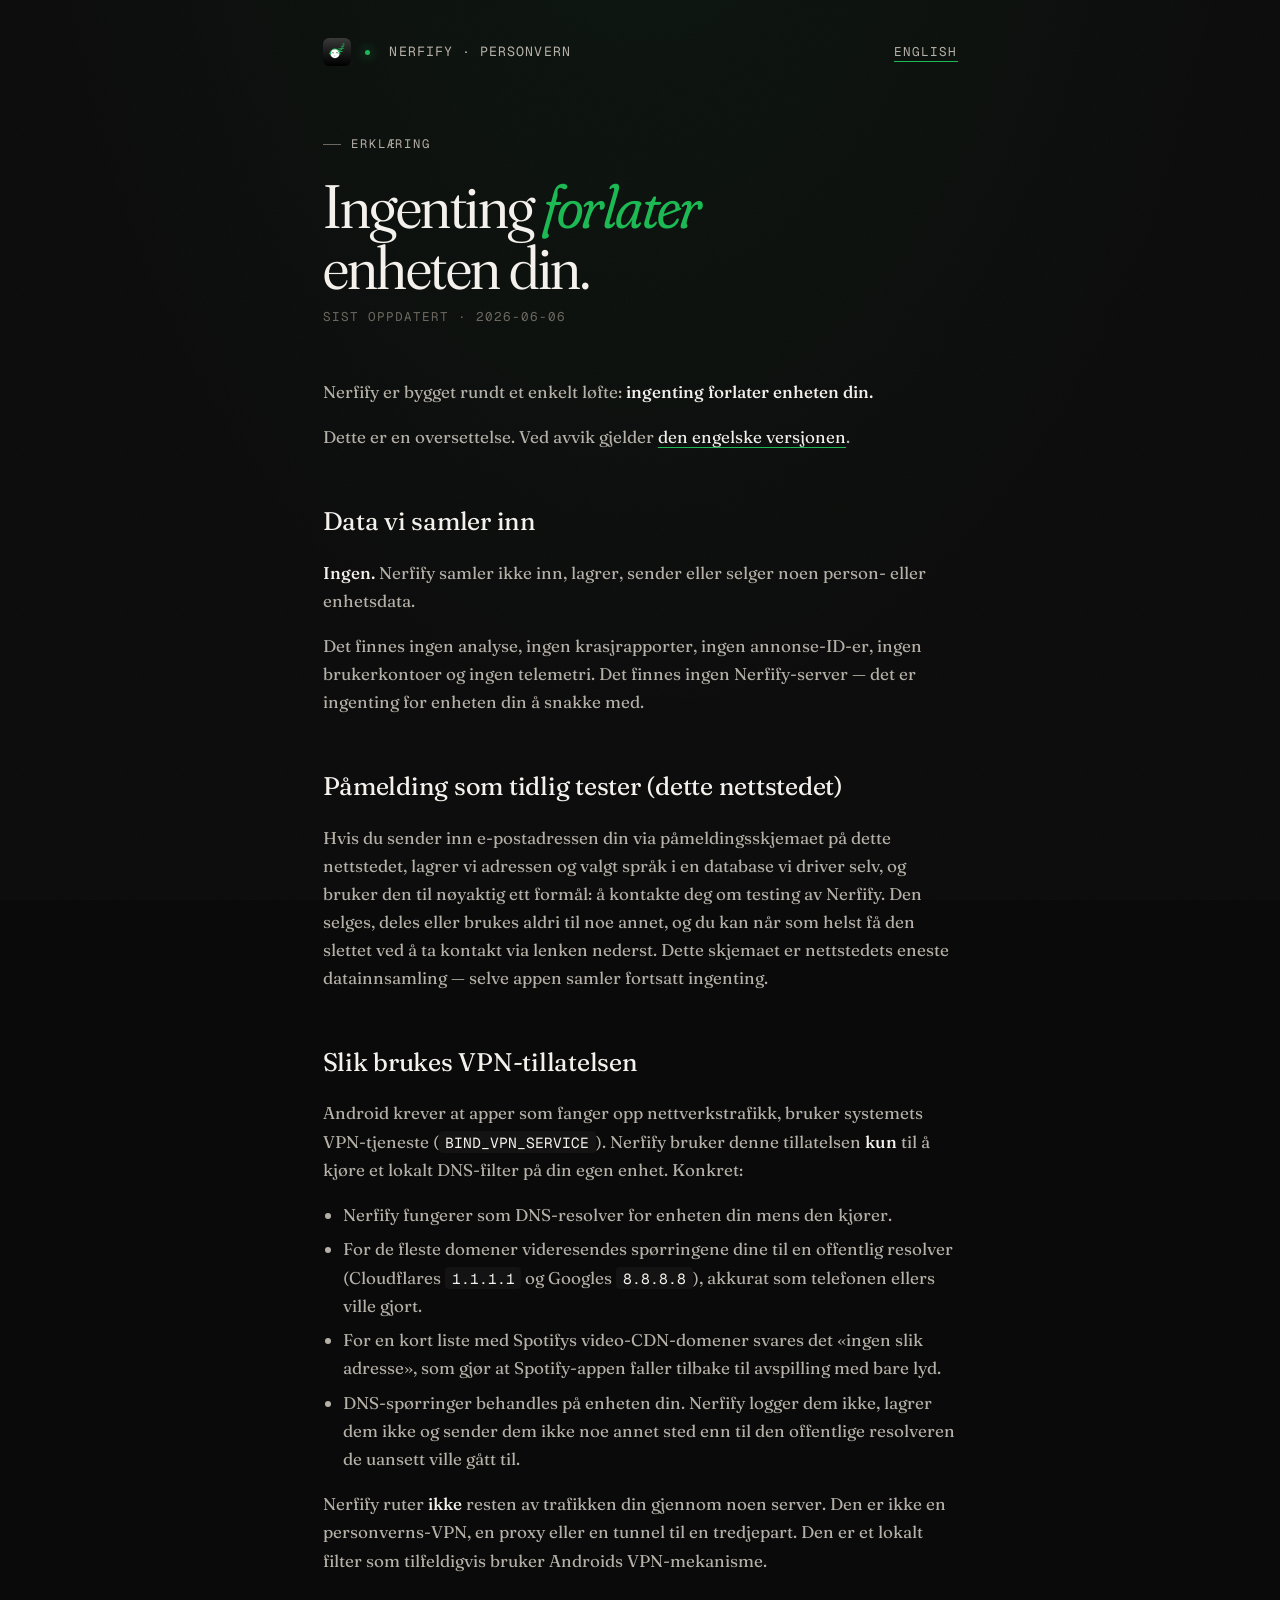
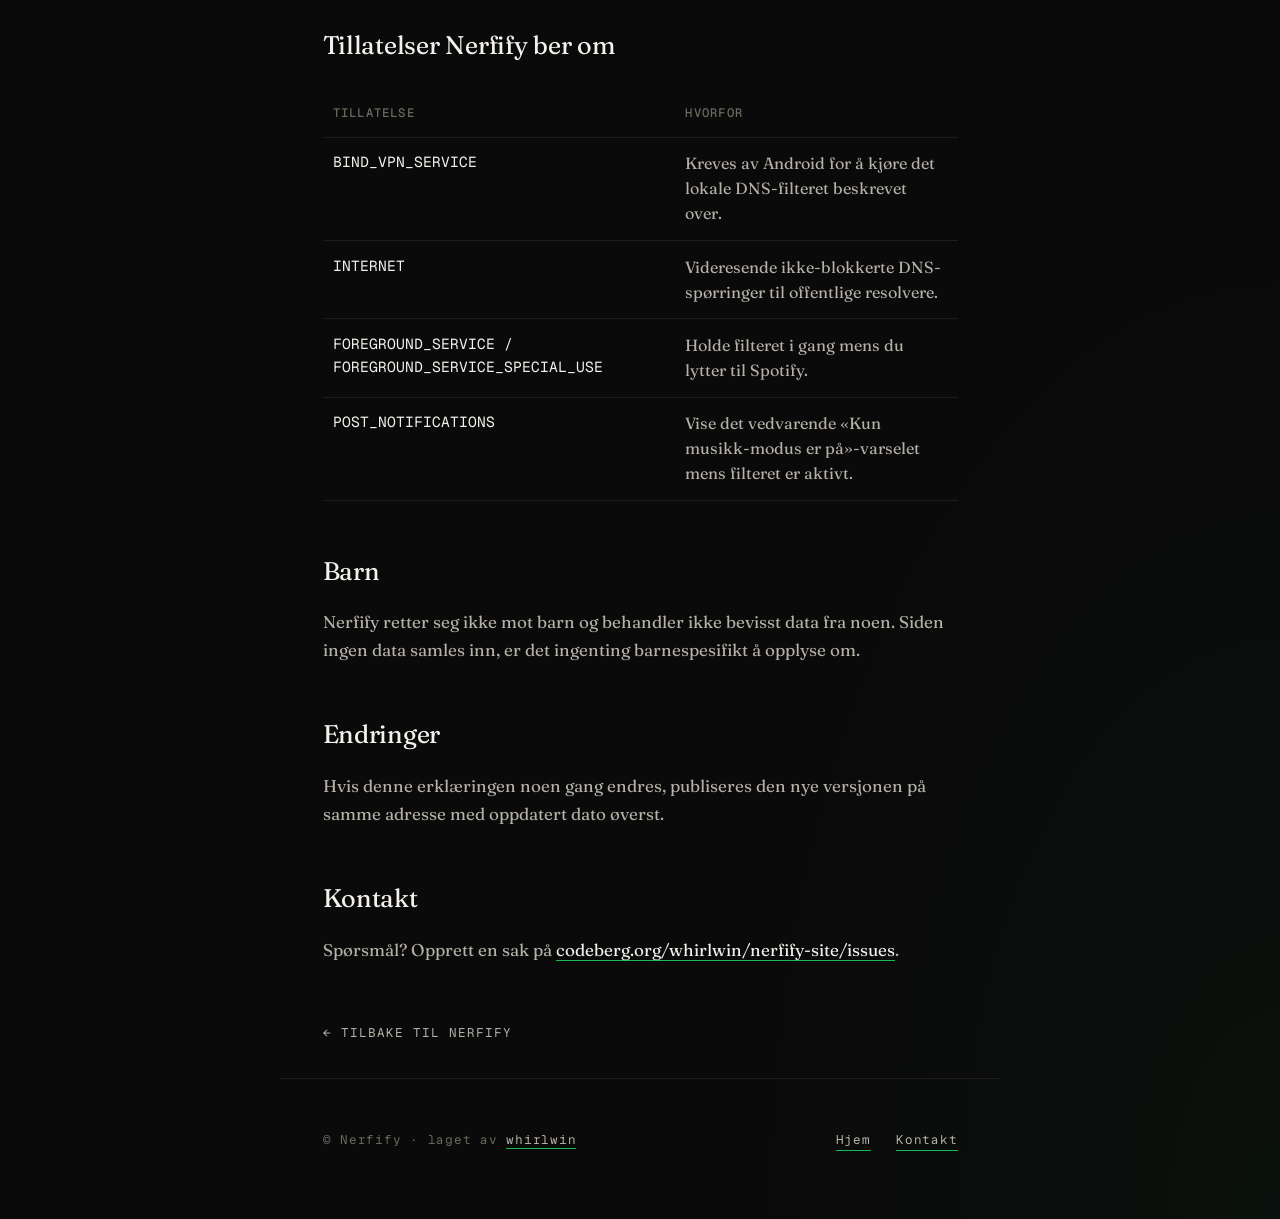
<file: no/personvern.html>
<!doctype html>
<html lang="nb">
<head>
  <meta charset="utf-8" />
  <meta name="viewport" content="width=device-width, initial-scale=1, viewport-fit=cover" />
  <title>Personvernerklæring — Nerfify</title>
  <meta name="description" content="Nerfifys personvernerklæring. Ingenting forlater enheten din." />
  <meta name="theme-color" content="#0a0a0a" />
  <meta name="robots" content="index,follow" />

  <link rel="canonical" href="https://nerfify.com/no/personvern" />
  <link rel="alternate" hreflang="en" href="https://nerfify.com/PRIVACY" />
  <link rel="alternate" hreflang="nb" href="https://nerfify.com/no/personvern" />
  <link rel="alternate" hreflang="x-default" href="https://nerfify.com/PRIVACY" />

  <meta property="og:title" content="Personvernerklæring — Nerfify" />
  <meta property="og:description" content="Nerfifys personvernerklæring. Ingenting forlater enheten din." />
  <meta property="og:type" content="article" />
  <meta property="og:url" content="https://nerfify.com/no/personvern" />
  <meta property="og:site_name" content="Nerfify" />
  <meta property="og:locale" content="nb_NO" />
  <meta property="og:locale:alternate" content="en_US" />

  <link rel="icon" type="image/svg+xml" href="../assets/icon.svg" />
  <link rel="preconnect" href="https://fonts.googleapis.com" />
  <link rel="preconnect" href="https://fonts.gstatic.com" crossorigin />
  <link
    href="https://fonts.googleapis.com/css2?family=Fraunces:ital,opsz,wght,SOFT,WONK@0,9..144,300..700,0..100,0..1;1,9..144,300..700,0..100,0..1&family=Geist+Mono:wght@400;500&display=swap"
    rel="stylesheet"
  />
  <link rel="stylesheet" href="../styles.css" />
</head>
<body>
  <header class="site">
    <img src="../assets/icon.svg" alt="" />
    <span class="dot" aria-hidden="true"></span>
    <span class="name">Nerfify · personvern</span>
    <a class="lang" href="../PRIVACY.html" lang="en" hreflang="en">English</a>
  </header>

  <main class="doc">
    <p class="eyebrow">Erklæring</p>
    <h1>Ingenting <em>forlater</em><br />enheten din.</h1>
    <p class="updated">Sist oppdatert · 2026-06-06</p>

    <p>
      Nerfify er bygget rundt et enkelt løfte: <strong>ingenting
      forlater enheten din.</strong>
    </p>
    <p>
      Dette er en oversettelse. Ved avvik gjelder
      <a href="../PRIVACY.html">den engelske versjonen</a>.
    </p>

    <h2>Data vi samler inn</h2>
    <p>
      <strong>Ingen.</strong> Nerfify samler ikke inn, lagrer, sender
      eller selger noen person- eller enhetsdata.
    </p>
    <p>
      Det finnes ingen analyse, ingen krasjrapporter, ingen
      annonse-ID-er, ingen brukerkontoer og ingen telemetri. Det finnes
      ingen Nerfify-server — det er ingenting for enheten din å snakke
      med.
    </p>

    <h2>Påmelding som tidlig tester (dette nettstedet)</h2>
    <p>
      Hvis du sender inn e-postadressen din via påmeldingsskjemaet på dette
      nettstedet, lagrer vi adressen og valgt språk i en database vi driver
      selv, og bruker den til nøyaktig ett formål: å kontakte deg om testing
      av Nerfify. Den selges, deles eller brukes aldri til noe annet, og du
      kan når som helst få den slettet ved å ta kontakt via lenken nederst.
      Dette skjemaet er nettstedets eneste datainnsamling — selve appen
      samler fortsatt ingenting.
    </p>

    <h2>Slik brukes VPN-tillatelsen</h2>
    <p>
      Android krever at apper som fanger opp nettverkstrafikk, bruker
      systemets VPN-tjeneste (<code>BIND_VPN_SERVICE</code>). Nerfify
      bruker denne tillatelsen <strong>kun</strong> til å kjøre et lokalt
      DNS-filter på din egen enhet. Konkret:
    </p>
    <ul>
      <li>Nerfify fungerer som DNS-resolver for enheten din mens den kjører.</li>
      <li>
        For de fleste domener videresendes spørringene dine til en
        offentlig resolver (Cloudflares <code>1.1.1.1</code> og Googles
        <code>8.8.8.8</code>), akkurat som telefonen ellers ville gjort.
      </li>
      <li>
        For en kort liste med Spotifys video-CDN-domener svares det
        «ingen slik adresse», som gjør at Spotify-appen faller tilbake
        til avspilling med bare lyd.
      </li>
      <li>
        DNS-spørringer behandles på enheten din. Nerfify logger dem
        ikke, lagrer dem ikke og sender dem ikke noe annet sted enn til
        den offentlige resolveren de uansett ville gått til.
      </li>
    </ul>
    <p>
      Nerfify ruter <strong>ikke</strong> resten av trafikken din
      gjennom noen server. Den er ikke en personverns-VPN, en proxy
      eller en tunnel til en tredjepart. Den er et lokalt filter som
      tilfeldigvis bruker Androids VPN-mekanisme.
    </p>

    <h2>Tillatelser Nerfify ber om</h2>
    <table>
      <thead>
        <tr><th>Tillatelse</th><th>Hvorfor</th></tr>
      </thead>
      <tbody>
        <tr>
          <td>BIND_VPN_SERVICE</td>
          <td>Kreves av Android for å kjøre det lokale DNS-filteret beskrevet over.</td>
        </tr>
        <tr>
          <td>INTERNET</td>
          <td>Videresende ikke-blokkerte DNS-spørringer til offentlige resolvere.</td>
        </tr>
        <tr>
          <td>FOREGROUND_SERVICE / FOREGROUND_SERVICE_SPECIAL_USE</td>
          <td>Holde filteret i gang mens du lytter til Spotify.</td>
        </tr>
        <tr>
          <td>POST_NOTIFICATIONS</td>
          <td>Vise det vedvarende «Kun musikk-modus er på»-varselet mens filteret er aktivt.</td>
        </tr>
      </tbody>
    </table>

    <h2>Barn</h2>
    <p>
      Nerfify retter seg ikke mot barn og behandler ikke bevisst data
      fra noen. Siden ingen data samles inn, er det ingenting
      barnespesifikt å opplyse om.
    </p>

    <h2>Endringer</h2>
    <p>
      Hvis denne erklæringen noen gang endres, publiseres den nye
      versjonen på samme adresse med oppdatert dato øverst.
    </p>

    <h2>Kontakt</h2>
    <p>
      Spørsmål? Opprett en sak på
      <a href="https://codeberg.org/whirlwin/nerfify-site/issues">codeberg.org/whirlwin/nerfify-site/issues</a>.
    </p>

    <a class="back" href="index.html">← Tilbake til nerfify</a>
  </main>

  <footer class="site">
    <span class="sig">© Nerfify · laget av <a href="https://codeberg.org/whirlwin">whirlwin</a></span>
    <span class="links">
      <a href="index.html">Hjem</a>
      <a href="https://codeberg.org/whirlwin/nerfify-site/issues">Kontakt</a>
    </span>
  </footer>
</body>
</html>
</file>
<file: styles.css>
:root {
  --bg: #0a0a0a;
  --bg-elev: #131313;
  --ink: #f4f1ec;
  --ink-dim: #b6b1a8;
  --ink-faint: #6c685f;
  --rule: #1f1d19;
  --accent: #1db954;
  --accent-dim: #149e45;
  --maxw: 720px;
  --gutter: clamp(1.25rem, 4vw, 2.5rem);
  --serif: "Fraunces", "Iowan Old Style", "Charter", Georgia, serif;
  --mono: "Geist Mono", "JetBrains Mono", ui-monospace, SFMono-Regular, Menlo, monospace;
}

* { box-sizing: border-box; }

html, body {
  margin: 0;
  padding: 0;
  background: var(--bg);
  color: var(--ink);
  font-family: var(--serif);
  font-variation-settings: "opsz" 14, "SOFT" 0, "WONK" 0;
  font-feature-settings: "ss01", "ss02";
  font-size: 17px;
  line-height: 1.55;
  -webkit-font-smoothing: antialiased;
  text-rendering: optimizeLegibility;
}

body {
  min-height: 100vh;
  background:
    radial-gradient(ellipse 80% 60% at 50% -10%, rgba(29, 185, 84, 0.07), transparent 60%),
    radial-gradient(ellipse 60% 50% at 100% 100%, rgba(29, 185, 84, 0.04), transparent 70%),
    var(--bg);
  overflow-x: hidden;
}

/* Grain overlay */
body::before {
  content: "";
  position: fixed;
  inset: 0;
  pointer-events: none;
  z-index: 1;
  opacity: 0.035;
  background-image: url("data:image/svg+xml;utf8,<svg xmlns='http://www.w3.org/2000/svg' width='160' height='160'><filter id='n'><feTurbulence type='fractalNoise' baseFrequency='0.9' numOctaves='2' stitchTiles='stitch'/><feColorMatrix values='0 0 0 0 1  0 0 0 0 1  0 0 0 0 1  0 0 0 0.6 0'/></filter><rect width='160' height='160' filter='url(%23n)'/></svg>");
  mix-blend-mode: screen;
}

main, header, footer {
  position: relative;
  z-index: 2;
}

a {
  color: var(--ink);
  text-decoration: none;
  background-image: linear-gradient(var(--accent), var(--accent));
  background-repeat: no-repeat;
  background-position: 0 100%;
  background-size: 100% 1px;
  padding-bottom: 1px;
  transition: background-size 220ms ease, color 220ms ease;
}
a:hover {
  background-size: 100% 2px;
  color: var(--accent);
}

/* ---------- LAYOUT ---------- */
.wrap {
  max-width: var(--maxw);
  margin: 0 auto;
  padding: 0 var(--gutter);
}

header.site {
  padding: 2.25rem var(--gutter) 0;
  max-width: var(--maxw);
  margin: 0 auto;
  display: flex;
  align-items: center;
  gap: 0.75rem;
}
header.site img {
  width: 28px;
  height: 28px;
  display: block;
}
header.site .name {
  font-family: var(--mono);
  font-size: 0.78rem;
  letter-spacing: 0.08em;
  text-transform: uppercase;
  color: var(--ink-dim);
}
header.site .lang {
  margin-left: auto;
  font-family: var(--mono);
  font-size: 0.74rem;
  letter-spacing: 0.08em;
  text-transform: uppercase;
  color: var(--ink-dim);
}
header.site .dot {
  width: 5px;
  height: 5px;
  border-radius: 50%;
  background: var(--accent);
  box-shadow: 0 0 12px var(--accent);
  margin: 0 0.4rem 0 0.1rem;
  animation: pulse 2.4s ease-in-out infinite;
}
@keyframes pulse {
  0%, 100% { opacity: 0.55; }
  50% { opacity: 1; }
}

/* ---------- HERO ---------- */
.hero {
  padding: 5rem var(--gutter) 3rem;
  max-width: var(--maxw);
  margin: 0 auto;
}
.hero-copy { min-width: 0; }

/* Phone mockup column: stacked below copy by default, beside it on desktop. */
.hero-phone {
  position: relative;
  margin: 3.5rem auto 0;
  width: min(78vw, 270px);
}
.hero-phone::before {
  content: "";
  position: absolute;
  inset: -10% -14%;
  background: radial-gradient(58% 48% at 50% 42%, rgba(29, 185, 84, 0.22), transparent 70%);
  filter: blur(22px);
  z-index: -1;
}

@media (min-width: 900px) {
  .hero {
    max-width: 1000px;
    display: grid;
    grid-template-columns: minmax(0, 1fr) auto;
    align-items: start;
    gap: clamp(2rem, 5vw, 4.5rem);
  }
  .hero-phone {
    margin: 0;
    /* drop the phone down so its top lines up with the heading, not the eyebrow above it */
    margin-top: 3.4rem;
    width: clamp(240px, 24vw, 296px);
  }
}

/* ---------- iPHONE FRAME (pure CSS) ---------- */
.phone {
  position: relative;
  padding: 2.6%;
  border-radius: 13.5% / 7.8%;
  background: linear-gradient(145deg, #43434a, #19191b 42%, #303036);
  box-shadow:
    0 1px 2px rgba(0, 0, 0, 0.7),
    0 34px 60px -24px rgba(0, 0, 0, 0.85),
    inset 0 0 0 1px rgba(255, 255, 255, 0.07);
}
.phone-screen {
  position: relative;
  aspect-ratio: 1080 / 1920;
  border-radius: 10.5% / 6.4%;
  overflow: hidden;
  background: #000;
}
.phone-screen img {
  display: block;
  width: 100%;
  height: 100%;
  object-fit: cover;
}
/* subtle glass sheen */
.phone-screen::after {
  content: "";
  position: absolute;
  inset: 0;
  pointer-events: none;
  background: linear-gradient(133deg, rgba(255, 255, 255, 0.07), rgba(255, 255, 255, 0) 38%);
  z-index: 1;
}
.phone-island {
  position: absolute;
  top: 2.7%;
  left: 50%;
  transform: translateX(-50%);
  width: 31%;
  height: 3.5%;
  background: #000;
  border-radius: 999px;
  box-shadow: inset 0 0 0 1px rgba(255, 255, 255, 0.04);
  z-index: 2;
}
/* side buttons — thin nubs protruding from the rail */
.phone-btn {
  position: absolute;
  background: linear-gradient(90deg, #141416, #34343a);
  border-radius: 2px;
}
.phone-mute    { left: -1.5px;  top: 21%;  width: 3px; height: 4.5%; }
.phone-volup   { left: -1.5px;  top: 30%;  width: 3px; height: 9%; }
.phone-voldown { left: -1.5px;  top: 41%;  width: 3px; height: 9%; }
.phone-power   { right: -1.5px; top: 31%;  width: 3px; height: 13%;
  background: linear-gradient(270deg, #141416, #34343a); }

.eyebrow {
  font-family: var(--mono);
  font-size: 0.72rem;
  letter-spacing: 0.16em;
  text-transform: uppercase;
  color: var(--ink-faint);
  margin: 0 0 1.5rem;
  display: flex;
  align-items: center;
  gap: 0.6rem;
}
.eyebrow::before {
  content: "";
  width: 18px;
  height: 1px;
  background: var(--ink-faint);
  display: inline-block;
}
h1.display {
  font-family: var(--serif);
  font-variation-settings: "opsz" 144, "SOFT" 50, "WONK" 0;
  font-weight: 380;
  font-size: clamp(3rem, 9vw, 6rem);
  line-height: 0.95;
  letter-spacing: -0.03em;
  margin: 0 0 2rem;
  color: var(--ink);
}
h1.display em {
  font-style: italic;
  font-variation-settings: "opsz" 144, "SOFT" 100, "WONK" 1;
  font-weight: 320;
  color: var(--accent);
}
.lede {
  font-family: var(--serif);
  font-variation-settings: "opsz" 24;
  font-size: clamp(1.15rem, 2.2vw, 1.4rem);
  line-height: 1.5;
  color: var(--ink-dim);
  max-width: 38rem;
  margin: 0 0 2.5rem;
  font-weight: 380;
}

/* Waveform */
.wave {
  display: block;
  width: 100%;
  max-width: 420px;
  height: 56px;
  margin: 0 0 3rem;
}
.wave rect {
  fill: var(--accent);
  transform-origin: 50% 50%;
  animation: collapse 5.2s cubic-bezier(.7,0,.2,1) infinite;
}
@keyframes collapse {
  0%   { transform: scaleY(1);   opacity: 1; }
  55%  { transform: scaleY(1);   opacity: 1; }
  72%  { transform: scaleY(0.08); opacity: 0.9; }
  88%  { transform: scaleY(0.08); opacity: 0.9; }
  100% { transform: scaleY(1);   opacity: 1; }
}
.wave rect:nth-child(1)  { animation-delay: 0.00s; }
.wave rect:nth-child(2)  { animation-delay: 0.05s; }
.wave rect:nth-child(3)  { animation-delay: 0.10s; }
.wave rect:nth-child(4)  { animation-delay: 0.15s; }
.wave rect:nth-child(5)  { animation-delay: 0.20s; }
.wave rect:nth-child(6)  { animation-delay: 0.25s; }
.wave rect:nth-child(7)  { animation-delay: 0.30s; }
.wave rect:nth-child(8)  { animation-delay: 0.35s; }
.wave rect:nth-child(9)  { animation-delay: 0.40s; }
.wave rect:nth-child(10) { animation-delay: 0.45s; }
.wave rect:nth-child(11) { animation-delay: 0.50s; }
.wave rect:nth-child(12) { animation-delay: 0.55s; }
.wave rect:nth-child(13) { animation-delay: 0.60s; }
.wave rect:nth-child(14) { animation-delay: 0.65s; }
.wave rect:nth-child(15) { animation-delay: 0.70s; }
.wave rect:nth-child(16) { animation-delay: 0.75s; }
.wave rect:nth-child(17) { animation-delay: 0.80s; }
.wave rect:nth-child(18) { animation-delay: 0.85s; }

@media (prefers-reduced-motion: reduce) {
  .wave rect { animation: none; }
  header.site .dot { animation: none; }
}

.cta-row {
  display: flex;
  flex-wrap: wrap;
  gap: 1rem 2rem;
  align-items: baseline;
}
.btn {
  display: inline-flex;
  align-items: center;
  gap: 0.6rem;
  background: var(--accent);
  color: #06210e;
  font-family: var(--mono);
  font-size: 0.82rem;
  letter-spacing: 0.06em;
  text-transform: uppercase;
  padding: 0.85rem 1.25rem;
  border-radius: 999px;
  border: 0;
  cursor: pointer;
  text-decoration: none;
  background-image: none;
  transition: transform 180ms ease, background-color 180ms ease;
}
.btn:hover {
  background: #21cb5e;
  color: #06210e;
  transform: translateY(-1px);
}
.btn .arrow {
  display: inline-block;
  transition: transform 220ms ease;
}
.btn:hover .arrow {
  transform: translateX(3px);
}
.btn-disabled {
  background: transparent;
  color: var(--ink-dim);
  border: 1px solid var(--rule);
  cursor: default;
}
.btn-disabled:hover {
  background: transparent;
  color: var(--ink-dim);
  transform: none;
}
.btn-disabled .arrow {
  color: var(--accent);
}
.cta-note {
  font-family: var(--mono);
  font-size: 0.74rem;
  color: var(--ink-faint);
  letter-spacing: 0.05em;
}

/* Early-tester signup */
.signup {
  margin-top: 2.75rem;
  padding-top: 2rem;
  border-top: 1px solid var(--rule);
}
.signup-label {
  display: block;
  font-family: var(--serif);
  font-variation-settings: "opsz" 24;
  font-size: 1.1rem;
  color: var(--ink);
  margin-bottom: 1rem;
}
.signup-row {
  display: flex;
  flex-wrap: wrap;
  gap: 0.75rem;
}
.signup-input {
  flex: 1 1 16rem;
  background: var(--bg-elev);
  border: 1px solid var(--rule);
  border-radius: 999px;
  padding: 0.85rem 1.25rem;
  color: var(--ink);
  font-family: var(--mono);
  font-size: 0.85rem;
  outline: none;
  transition: border-color 180ms ease;
}
.signup-input:focus { border-color: var(--accent); }
.signup-input::placeholder { color: var(--ink-faint); }
.signup .btn { border: 0; }
.signup .btn:disabled { opacity: 0.6; cursor: wait; transform: none; }
.signup-note {
  font-family: var(--mono);
  font-size: 0.74rem;
  color: var(--ink-faint);
  letter-spacing: 0.05em;
  margin: 1rem 0 0;
}

/* ---------- SECTIONS ---------- */
section {
  max-width: var(--maxw);
  margin: 0 auto;
  padding: 4rem var(--gutter);
  border-top: 1px solid var(--rule);
}
section h2 {
  font-family: var(--serif);
  font-variation-settings: "opsz" 60, "SOFT" 30;
  font-weight: 360;
  font-size: clamp(2rem, 4vw, 2.75rem);
  line-height: 1.05;
  letter-spacing: -0.02em;
  margin: 0 0 2rem;
  max-width: 28rem;
}
section h2 em {
  font-style: italic;
  font-variation-settings: "opsz" 60, "SOFT" 100, "WONK" 1;
  color: var(--accent);
}
section p {
  color: var(--ink-dim);
  max-width: 34rem;
}

/* Steps */
.steps {
  list-style: none;
  padding: 0;
  margin: 0;
  counter-reset: step;
}
.steps li {
  counter-increment: step;
  padding: 1.4rem 0 1.4rem 4.5rem;
  border-top: 1px solid var(--rule);
  position: relative;
  display: flex;
  flex-direction: column;
  gap: 0.35rem;
}
.steps li:last-child {
  border-bottom: 1px solid var(--rule);
}
.steps li::before {
  content: "0" counter(step);
  position: absolute;
  left: 0;
  top: 1.55rem;
  font-family: var(--mono);
  font-size: 0.78rem;
  color: var(--accent);
  letter-spacing: 0.1em;
}
.steps .step-title {
  font-family: var(--serif);
  font-size: 1.25rem;
  font-weight: 420;
  color: var(--ink);
}
.steps .step-body {
  font-family: var(--serif);
  font-size: 1rem;
  color: var(--ink-dim);
  margin: 0;
}

/* Two-column facts */
.facts {
  display: grid;
  grid-template-columns: 1fr;
  gap: 1.25rem 2rem;
  margin-top: 1.5rem;
}
@media (min-width: 640px) {
  .facts { grid-template-columns: 1fr 1fr; }
}
.fact {
  border-top: 1px solid var(--rule);
  padding-top: 1.1rem;
}
.fact .label {
  font-family: var(--mono);
  font-size: 0.7rem;
  letter-spacing: 0.12em;
  text-transform: uppercase;
  color: var(--ink-faint);
  margin: 0 0 0.4rem;
}
.fact .value {
  font-family: var(--serif);
  font-size: 1.1rem;
  color: var(--ink);
  margin: 0;
  line-height: 1.45;
}

/* Privacy pull-quote */
.pullquote {
  font-family: var(--serif);
  font-variation-settings: "opsz" 60, "SOFT" 80;
  font-style: italic;
  font-weight: 350;
  font-size: clamp(1.4rem, 3vw, 2rem);
  line-height: 1.3;
  letter-spacing: -0.01em;
  color: var(--ink);
  border-left: 2px solid var(--accent);
  padding: 0.2rem 0 0.2rem 1.5rem;
  margin: 1rem 0 2rem;
}
.pullquote .who {
  display: block;
  margin-top: 0.9rem;
  font-style: normal;
  font-family: var(--mono);
  font-size: 0.72rem;
  letter-spacing: 0.12em;
  text-transform: uppercase;
  color: var(--ink-faint);
}

/* Footer */
footer.site {
  max-width: var(--maxw);
  margin: 0 auto;
  padding: 3rem var(--gutter) 4rem;
  border-top: 1px solid var(--rule);
  display: flex;
  flex-wrap: wrap;
  align-items: baseline;
  gap: 1rem 2rem;
  justify-content: space-between;
  font-family: var(--mono);
  font-size: 0.74rem;
  letter-spacing: 0.06em;
  color: var(--ink-faint);
}
footer.site .links { display: flex; gap: 1.5rem; flex-wrap: wrap; }
footer.site a { color: var(--ink-dim); }
footer.site .sig { color: var(--ink-faint); }

/* ---------- PRIVACY PAGE ---------- */
.doc {
  max-width: var(--maxw);
  margin: 0 auto;
  padding: 4rem var(--gutter) 2rem;
}
.doc .eyebrow { margin-bottom: 1.25rem; }
.doc h1 {
  font-family: var(--serif);
  font-variation-settings: "opsz" 96, "SOFT" 40;
  font-weight: 360;
  font-size: clamp(2.4rem, 6vw, 3.6rem);
  line-height: 1;
  letter-spacing: -0.025em;
  margin: 0 0 0.5rem;
}
.doc h1 em {
  font-style: italic;
  color: var(--accent);
  font-variation-settings: "opsz" 96, "SOFT" 100, "WONK" 1;
}
.doc .updated {
  font-family: var(--mono);
  font-size: 0.74rem;
  color: var(--ink-faint);
  letter-spacing: 0.08em;
  text-transform: uppercase;
  margin: 0 0 3rem;
}
.doc h2 {
  font-family: var(--serif);
  font-variation-settings: "opsz" 36, "SOFT" 30;
  font-weight: 420;
  font-size: 1.5rem;
  letter-spacing: -0.01em;
  margin: 3rem 0 0.9rem;
  color: var(--ink);
}
.doc p, .doc li {
  color: var(--ink-dim);
  line-height: 1.65;
}
.doc strong { color: var(--ink); font-weight: 500; }
.doc ul { padding-left: 1.2rem; }
.doc li { margin-bottom: 0.4rem; }
.doc table {
  width: 100%;
  border-collapse: collapse;
  margin: 1.5rem 0;
  font-size: 0.95rem;
}
.doc th, .doc td {
  text-align: left;
  padding: 0.8rem 0.6rem;
  border-bottom: 1px solid var(--rule);
  vertical-align: top;
}
.doc th {
  font-family: var(--mono);
  font-size: 0.72rem;
  letter-spacing: 0.1em;
  text-transform: uppercase;
  color: var(--ink-faint);
  font-weight: 500;
}
.doc td { color: var(--ink-dim); }
.doc td:first-child { color: var(--ink); font-family: var(--mono); font-size: 0.86rem; }
.doc code {
  font-family: var(--mono);
  font-size: 0.86em;
  background: var(--bg-elev);
  padding: 0.1rem 0.4rem;
  border-radius: 4px;
  color: var(--ink);
}
.back {
  display: inline-flex;
  align-items: center;
  gap: 0.5rem;
  font-family: var(--mono);
  font-size: 0.74rem;
  letter-spacing: 0.08em;
  text-transform: uppercase;
  color: var(--ink-dim);
  margin-top: 2.5rem;
  background-image: none;
}
.back:hover { color: var(--accent); }
</file>
